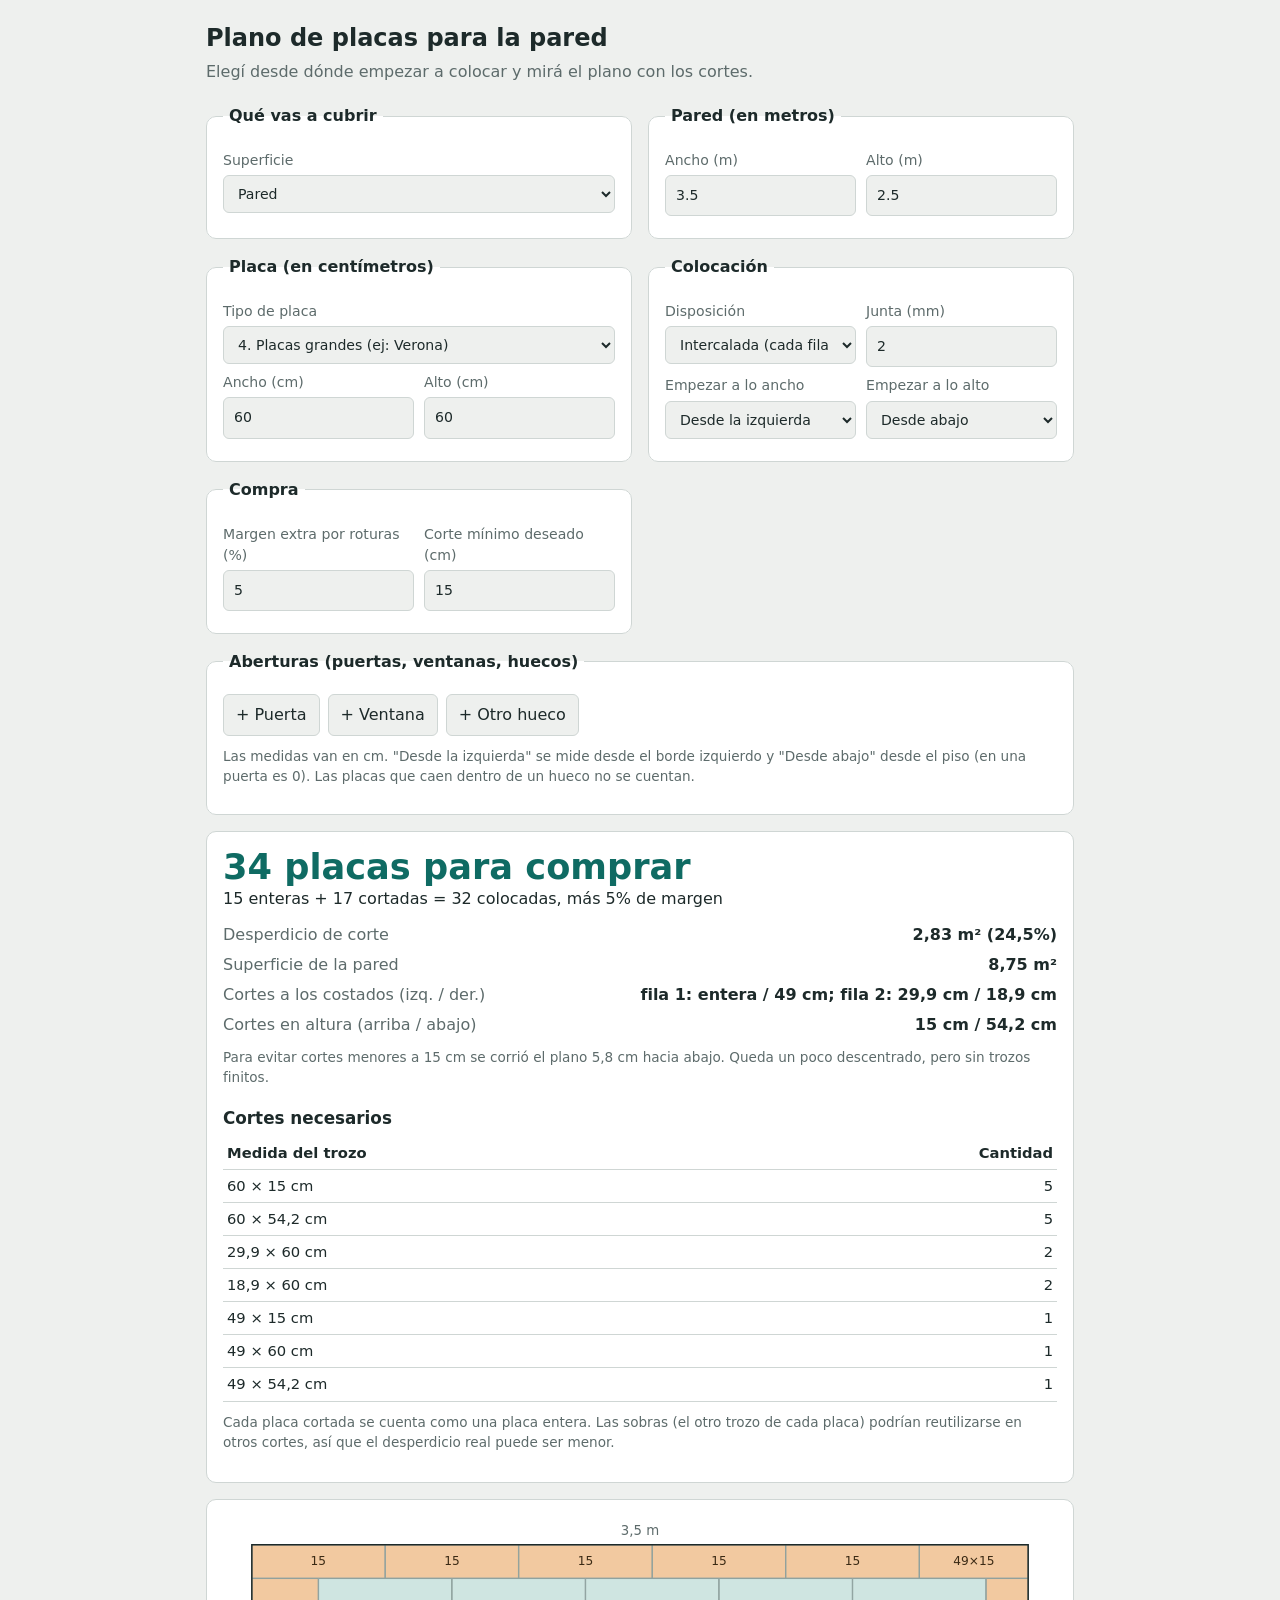
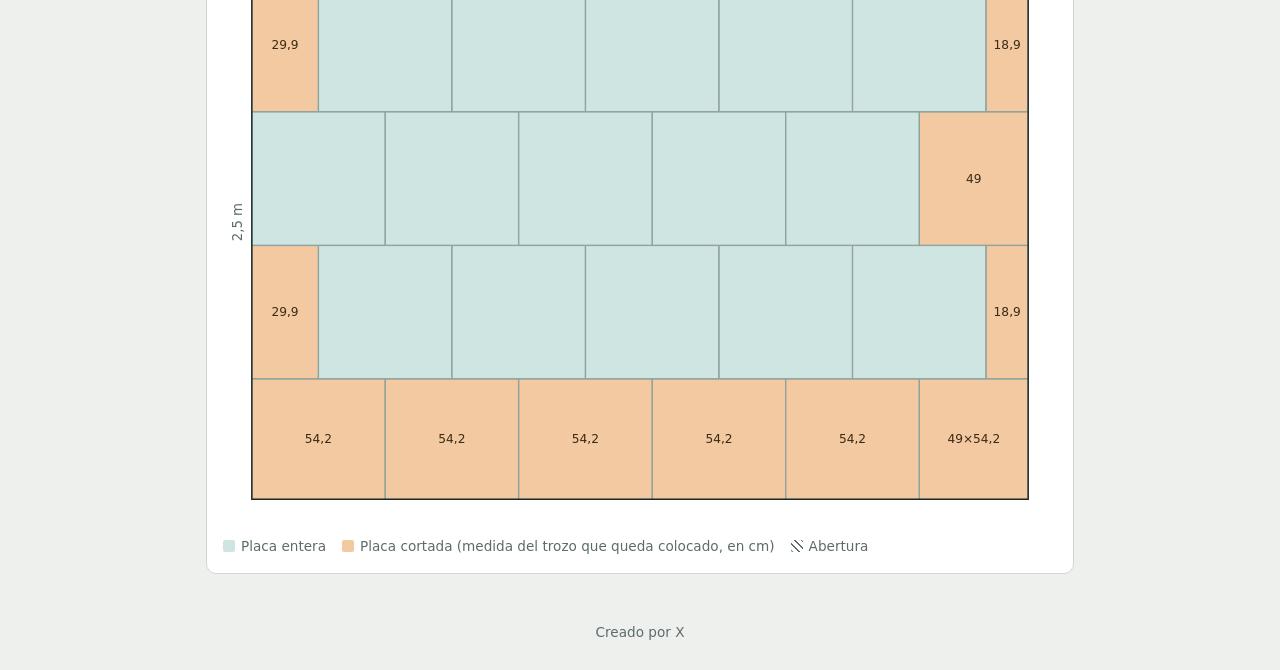
<file: index.html>
<!DOCTYPE html>
<html lang="es">
<head>
<meta charset="utf-8">
<meta name="viewport" content="width=device-width, initial-scale=1, viewport-fit=cover">
<title>Plano de placas para pared</title>
<link rel="stylesheet" href="styles.css">
</head>
<body>
<main>
<h1 id="ttl">Plano de placas para la pared</h1>
<p class="sub">Elegí desde dónde empezar a colocar y mirá el plano con los cortes.</p>

<div class="grid">
<fieldset><legend>Qué vas a cubrir</legend>
<div class="row">
<label>Superficie
<select id="surf"><option value="wall">Pared</option><option value="ceil">Cielorraso</option></select></label>
</div></fieldset>

<fieldset id="fct" hidden style="display:none"><legend>Tipo de cielorraso</legend>
<div class="row">
<label>Elegí el tipo
<select id="ctype"><option value="rem">Desmontable (largueros y cortitos)</option><option value="fix">Fijo (placas encastradas, a plomo)</option></select></label>
</div></fieldset>

<fieldset><legend id="lgW">Pared (en metros)</legend>
<div class="row">
<label>Ancho (m)<input id="pw" type="number" min="0" step="0.01" value="3.5"></label>
<label><span id="lbH">Alto (m)</span><input id="ph" type="number" min="0" step="0.01" value="2.5"></label>
</div></fieldset>

<fieldset><legend>Placa (en centímetros)</legend>
<div class="row">
<label>Tipo de placa
<select id="preset"><option value="custom">1. Personalizada</option><option value="small">2. Placas chicas (ej: Travertino)</option><option value="brick">3. Ladrillo - Pizarra</option><option value="large" selected>4. Placas grandes (ej: Verona)</option></select></label>
</div>
<div class="row">
<label>Ancho (cm)<input id="tw" type="number" min="0" step="any" placeholder="ej: 60" value="60"></label>
<label>Alto (cm)<input id="th" type="number" min="0" step="any" placeholder="ej: 60" value="60"></label>
</div></fieldset>

<fieldset><legend>Colocación</legend>
<div class="row">
<label id="lmode">Disposición
<select id="mode"><option value="stag">Intercalada (cada fila corrida media placa)</option><option value="grid">Alineada (juntas a plomo)</option></select></label>
<label id="ljt">Junta (mm)<input id="jt" type="number" min="0" step="any" value="2"></label>
</div>
<div class="row">
<label>Empezar a lo ancho
<select id="sx"><option value="center">Centrado</option><option value="left" selected>Desde la izquierda</option><option value="right">Desde la derecha</option></select></label>
<label>Empezar a lo alto
<select id="sy"><option value="center">Centrado</option><option value="bottom" selected>Desde abajo</option><option value="top">Desde arriba</option></select></label>
</div></fieldset>

<fieldset><legend>Compra</legend>
<div class="row">
<label>Margen extra por roturas (%)<input id="wa" type="number" min="0" step="any" value="5"></label>
<label>Corte mínimo deseado (cm)<input id="mc" type="number" min="0" step="any" value="15"></label>
</div></fieldset>
<fieldset id="est" hidden><legend id="lgE">Estructura del cielorraso</legend>
<div class="row" id="er1">
<label>Larguero (cm)<input id="lg" type="number" min="1" step="any" value="364"></label>
<label>Cortito (cm)<input id="ct" type="number" min="1" step="any" value="60"></label>
</div>
<div class="row">
<label>Moldura (cm)<input id="mo" type="number" min="1" step="any" value="100"></label>
<label id="lrun">Los largueros van a lo
<select id="run"><option value="v">Largo (paralelos al lado largo)</option><option value="h">Ancho (paralelos al lado ancho)</option></select></label>
</div>
<div class="row" id="er3">
<label>Empalmar largueros
<select id="sp"><option value="no">No empalmar (un solo larguero por línea)</option><option value="si">Empalmar</option></select></label>
</div>
<p class="note" id="spmsg" hidden></p></fieldset>
<fieldset class="wide" id="fop"><legend>Aberturas (puertas, ventanas, huecos)</legend>
<div class="opadd">
<button type="button" class="btn" data-add="puerta">+ Puerta</button>
<button type="button" class="btn" data-add="ventana">+ Ventana</button>
<button type="button" class="btn" data-add="otro">+ Otro hueco</button>
</div>
<div id="ops"></div>
<div class="row" id="ctrrow" hidden><label>Centrar el plano respecto de
<select id="ctr"><option value="wall">La pared (o el cielorraso)</option><option value="op">La abertura más ancha</option></select></label></div>
<p class="note">Las medidas van en cm. "Desde la izquierda" se mide desde el borde izquierdo y "Desde abajo" desde el piso (en una puerta es 0). Las placas que caen dentro de un hueco no se cuentan.</p>
</fieldset>
</div>

<section class="res" id="res" aria-live="polite"></section>
<section class="draw"><div id="svg"></div>
<div class="leg"><span><i style="background:var(--tile)"></i>Placa entera</span><span><i style="background:var(--cut)"></i>Placa cortada (medida del trozo que queda colocado, en cm)</span><span><i style="background:repeating-linear-gradient(45deg,var(--mute) 0 2px,var(--card) 2px 5px)"></i>Abertura</span><span id="legc" hidden><i style="background:var(--accent)"></i>Larguero &nbsp; <i style="background:var(--ink);opacity:.6"></i>Cortito &nbsp; <i style="background:#d98a1c"></i>Moldura</span></div></section>
</main>
<footer>Creado por X</footer>

<script src="script.js"></script>
</body>
</html>
</file>
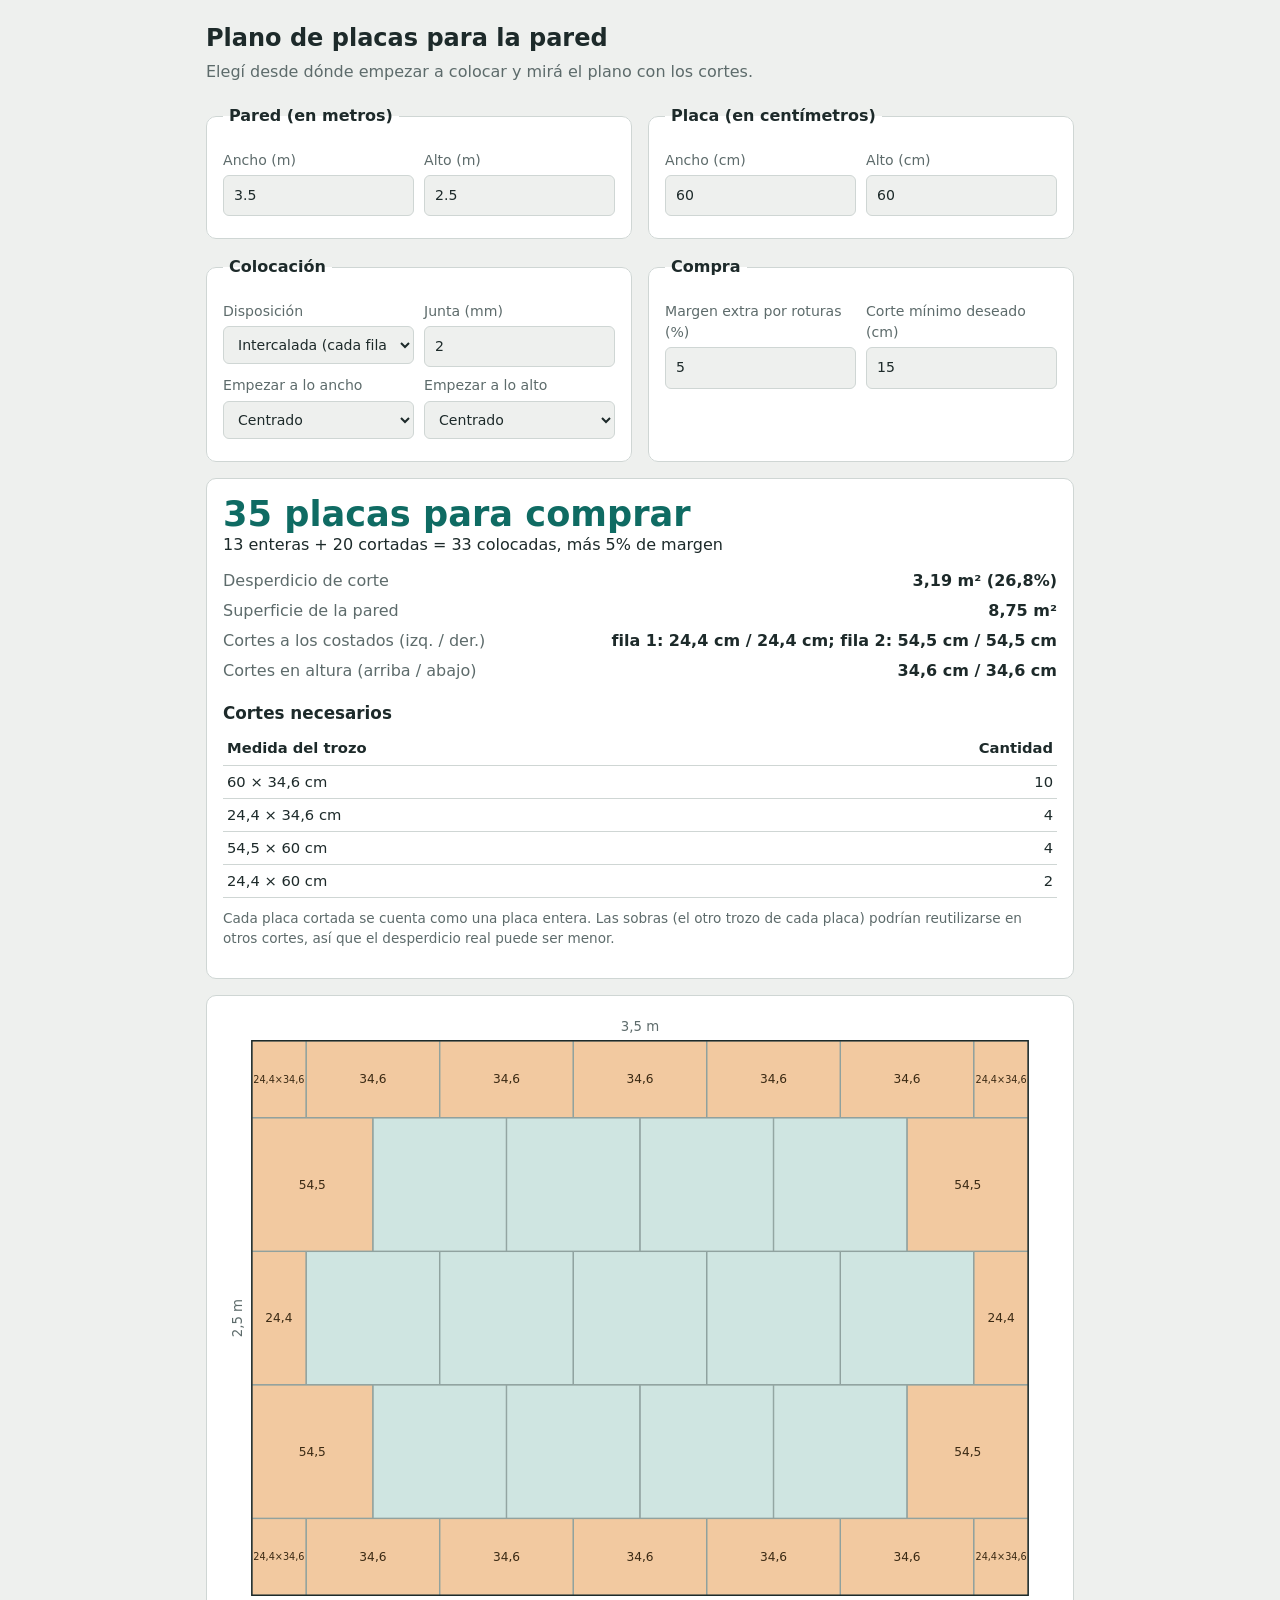
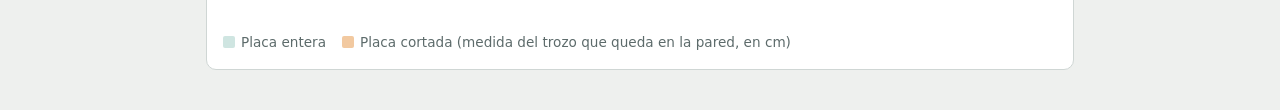
<file: calculador/index.html>
<!DOCTYPE html>
<html lang="es">
<head>
<meta charset="utf-8">
<meta name="viewport" content="width=device-width, initial-scale=1, viewport-fit=cover">
<title>Plano de placas para pared</title>
<link rel="stylesheet" href="styles.css">
</head>
<body>
<main>
<h1>Plano de placas para la pared</h1>
<p class="sub">Elegí desde dónde empezar a colocar y mirá el plano con los cortes.</p>

<div class="grid">
<fieldset><legend>Pared (en metros)</legend>
<div class="row">
<label>Ancho (m)<input id="pw" type="number" min="0" step="0.01" value="3.5"></label>
<label>Alto (m)<input id="ph" type="number" min="0" step="0.01" value="2.5"></label>
</div></fieldset>

<fieldset><legend>Placa (en centímetros)</legend>
<div class="row">
<label>Ancho (cm)<input id="tw" type="number" min="0" step="any" value="60"></label>
<label>Alto (cm)<input id="th" type="number" min="0" step="any" value="60"></label>
</div></fieldset>

<fieldset><legend>Colocación</legend>
<div class="row">
<label>Disposición
<select id="mode"><option value="stag">Intercalada (cada fila corrida media placa)</option><option value="grid">Alineada (juntas a plomo)</option></select></label>
<label>Junta (mm)<input id="jt" type="number" min="0" step="any" value="2"></label>
</div>
<div class="row">
<label>Empezar a lo ancho
<select id="sx"><option value="center">Centrado</option><option value="left">Desde la izquierda</option><option value="right">Desde la derecha</option></select></label>
<label>Empezar a lo alto
<select id="sy"><option value="center">Centrado</option><option value="bottom">Desde abajo</option><option value="top">Desde arriba</option></select></label>
</div></fieldset>

<fieldset><legend>Compra</legend>
<div class="row">
<label>Margen extra por roturas (%)<input id="wa" type="number" min="0" step="any" value="5"></label>
<label>Corte mínimo deseado (cm)<input id="mc" type="number" min="0" step="any" value="15"></label>
</div></fieldset>
</div>

<section class="res" id="res" aria-live="polite"></section>
<section class="draw"><div id="svg"></div>
<div class="leg"><span><i style="background:var(--tile)"></i>Placa entera</span><span><i style="background:var(--cut)"></i>Placa cortada (medida del trozo que queda en la pared, en cm)</span></div></section>
</main>

<script src="script.js"></script>
</body>
</html>
</file>
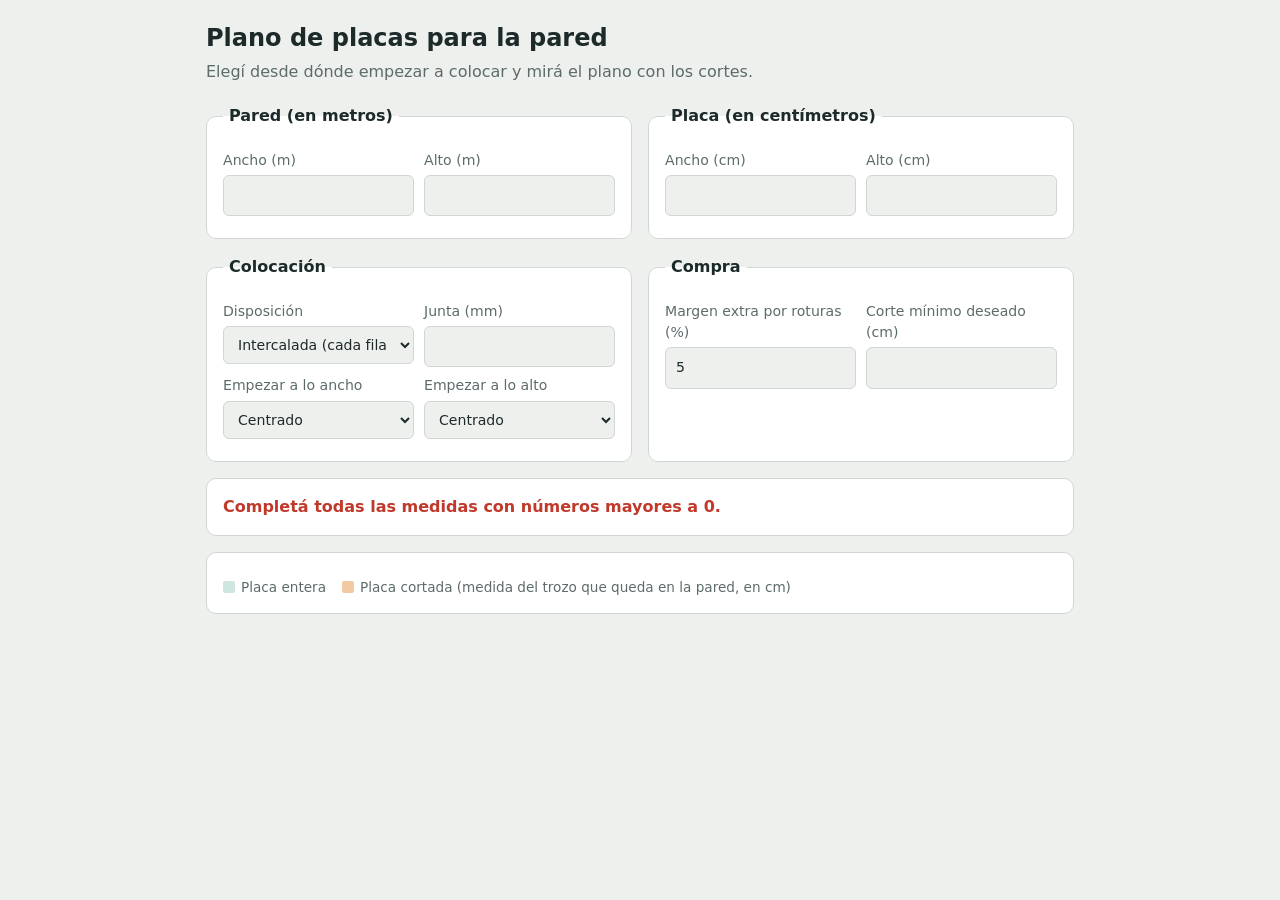
<file: Plano de placas para pared v54.html>
<!DOCTYPE html>
<html lang="es">
<head>
<meta charset="utf-8">
<meta name="viewport" content="width=device-width, initial-scale=1, viewport-fit=cover">
<title>Plano de placas para pared</title>
<style>
:root{--bg:#eef0ee;--card:#fff;--ink:#1d2a2a;--mute:#5d6b6b;--line:#cfd6d4;--accent:#0f6b63;--tile:#cfe5e1;--cut:#f2c9a0;--grout:#8fa19e;--txt:#3b2a14;color-scheme:light;box-sizing:border-box;padding-top:env(safe-area-inset-top,0px);padding-bottom:env(safe-area-inset-bottom,0px)}
@media (prefers-color-scheme:dark){:root:not([data-theme="light"]){--bg:#121818;--card:#1b2424;--ink:#e6eeec;--mute:#9aaba8;--line:#2f3d3c;--accent:#4fc3b6;--tile:#2d5a55;--cut:#8a5a32;--grout:#0e1414;--txt:#fff3e2;color-scheme:dark}}
*{box-sizing:border-box}
html{scroll-padding-top:env(safe-area-inset-top,0px)}
body{margin:0;background:var(--bg);color:var(--ink);font:16px/1.5 "Segoe UI",system-ui,-apple-system,Arial,sans-serif}
main{max-width:900px;margin:0 auto;padding:20px 16px 40px}
h1{font-size:1.5rem;margin:0 0 4px}
p.sub{margin:0 0 20px;color:var(--mute)}
.grid{display:grid;grid-template-columns:1fr 1fr;gap:16px}
@media (max-width:640px){.grid{grid-template-columns:1fr}}
fieldset{background:var(--card);border:1px solid var(--line);border-radius:10px;padding:14px 16px;margin:0}
legend{font-weight:600;padding:0 6px}
.row{display:flex;gap:10px;margin:8px 0}
label{display:flex;flex-direction:column;flex:1;font-size:.88rem;color:var(--mute)}
input,select{margin-top:4px;padding:9px 10px;font:inherit;color:var(--ink);background:var(--bg);border:1px solid var(--line);border-radius:6px;width:100%}
input:focus-visible,select:focus-visible{outline:2px solid var(--accent);outline-offset:1px}
.res,.draw{margin-top:16px;background:var(--card);border:1px solid var(--line);border-radius:10px;padding:16px}
.big{font-size:2.2rem;font-weight:700;color:var(--accent);line-height:1.1}
dl{display:grid;grid-template-columns:1fr auto;gap:6px 12px;margin:12px 0 0}
dt{color:var(--mute)}dd{margin:0;font-weight:600;text-align:right}
h2{font-size:1.05rem;margin:18px 0 6px}
.note{font-size:.85rem;color:var(--mute);margin-top:10px}
.warn{color:#b34a00;font-weight:600;font-size:.9rem;margin-top:8px}
.err{color:#c0392b;font-weight:600}
.draw{overflow-x:auto}
svg{display:block;width:100%;height:auto;min-width:420px}
.leg{display:flex;gap:16px;font-size:.85rem;color:var(--mute);margin-top:8px;flex-wrap:wrap}
.leg i{display:inline-block;width:12px;height:12px;border-radius:2px;margin-right:6px;vertical-align:-1px}
table{width:100%;border-collapse:collapse;font-size:.92rem}
th,td{padding:5px 4px;border-bottom:1px solid var(--line);text-align:left}
td:last-child,th:last-child{text-align:right}
</style>
</head>
<body>
<main>
<h1>Plano de placas para la pared</h1>
<p class="sub">Elegí desde dónde empezar a colocar y mirá el plano con los cortes.</p>

<div class="grid">
<fieldset><legend>Pared (en metros)</legend>
<div class="row">
<label>Ancho (m)<input id="pw" type="number" min="0" step="0.01" value=""></label>
<label>Alto (m)<input id="ph" type="number" min="0" step="0.01" value=""></label>
</div></fieldset>

<fieldset><legend>Placa (en centímetros)</legend>
<div class="row">
<label>Ancho (cm)<input id="tw" type="number" min="0" step="any" value=""></label>
<label>Alto (cm)<input id="th" type="number" min="0" step="any" value=""></label>
</div></fieldset>

<fieldset><legend>Colocación</legend>
<div class="row">
<label>Disposición
<select id="mode"><option value="stag">Intercalada (cada fila corrida media placa)</option><option value="grid">Alineada (juntas a plomo)</option></select></label>
<label>Junta (mm)<input id="jt" type="number" min="0" step="any" value=""></label>
</div>
<div class="row">
<label>Empezar a lo ancho
<select id="sx"><option value="center">Centrado</option><option value="left">Desde la izquierda</option><option value="right">Desde la derecha</option></select></label>
<label>Empezar a lo alto
<select id="sy"><option value="center">Centrado</option><option value="bottom">Desde abajo</option><option value="top">Desde arriba</option></select></label>
</div></fieldset>

<fieldset><legend>Compra</legend>
<div class="row">
<label>Margen extra por roturas (%)<input id="wa" type="number" min="0" step="any" value="5"></label>
<label>Corte mínimo deseado (cm)<input id="mc" type="number" min="0" step="any" value=""></label>
</div></fieldset>
</div>

<section class="res" id="res" aria-live="polite"></section>
<section class="draw"><div id="svg"></div>
<div class="leg"><span><i style="background:var(--tile)"></i>Placa entera</span><span><i style="background:var(--cut)"></i>Placa cortada (medida del trozo que queda en la pared, en cm)</span></div></section>
</main>

<script>
const $=id=>document.getElementById(id);
const f=(n,d=1)=>n.toLocaleString("es-AR",{maximumFractionDigits:d});

// Trozos de placa a lo largo de un eje de largo L, centrado.
// mode "tile": una placa queda centrada. mode "joint": una junta queda centrada.
function axis(L,t,g,mode){
  const p=t+g, s=typeof mode==="number"?mode:mode==="tile"?L/2-t/2:L/2+g/2, n=Math.ceil(L/p)+2, out=[];
  for(let i=-n;i<=n;i++){
    const a=s+i*p, b=a+t, ca=Math.max(a,0), cb=Math.min(b,L);
    if(cb-ca>1e-6) out.push({a:ca,w:cb-ca,full:cb-ca>=t-1e-6});
  }
  return out.sort((x,y)=>x.a-y.a);
}
const minCut=ps=>{const c=ps.filter(x=>!x.full).map(x=>x.w);return c.length?Math.min(...c):Infinity};

// Busca la posición que más se acerca a la elegida (centro o borde) y deja todos los cortes >= req.
// Si hace falta, corre el plano de a 1 mm, probando primero los corrimientos más chicos.
function fit(L,t,g,base,stag,req,cent){
  const p=t+g, half=p/2;
  const mk=d=>{const a=axis(L,t,g,base+d),b=stag?axis(L,t,g,base+d+half):a;return {d,a,b,sh:false,m:Math.min(minCut(a),minCut(b))}};
  const first=[mk(0)]; if(cent&&!stag) first.push(mk(half));
  const ok0=first.filter(c=>c.m>=req); if(ok0.length) return ok0.sort((x,y)=>y.m-x.m)[0];
  const all=[...first];
  for(let k=1;k<=Math.ceil(half*10);k++){
    const pair=[mk(k/10),mk(-k/10)]; pair.forEach(c=>c.sh=true);
    const good=pair.filter(c=>c.m>=req); if(good.length) return good.sort((x,y)=>y.m-x.m)[0];
    all.push(...pair);
  }
  const bestM=Math.max(...all.map(c=>c.m));
  return all.find(c=>c.m>=bestM-0.5);
}

function calc(){
  const W=+$("pw").value*100, H=+$("ph").value*100, tw=+$("tw").value, th=+$("th").value;
  const g=(+$("jt").value||0)/10, extra=+$("wa").value||0, stag=$("mode").value==="stag";
  const res=$("res");
  if(!(W>0&&H>0&&tw>0&&th>0)){res.innerHTML='<span class="err">Completá todas las medidas con números mayores a 0.</span>';$("svg").innerHTML="";return}

  const sx=$("sx").value, sy=$("sy").value, req=+$("mc").value||0;
  // Vertical y horizontal: se parte del centro o del borde elegido y se corre lo mínimo para evitar cortes chicos.
  const fy=fit(H,th,g,sy==="center"?H/2-th/2:sy==="bottom"?H-th:0,false,req,sy==="center");
  const fx=fit(W,tw,g,sx==="center"?W/2-tw/2:sx==="left"?0:W-tw,stag,req,sx==="center");
  const rowsP=fy.a, hA=fx.a, hB=fx.b;

  const pieces=[]; let used=0, nr=rowsP.length;
  rowsP.forEach((r,j)=>{
    const k=sy==="bottom"?nr-1-j:j;
    const cols=k%2===0?hA:hB;
    cols.forEach(c=>{
      const full=c.full&&r.full;
      pieces.push({x:c.a,y:r.a,w:c.w,h:r.w,full});
      used+=c.w*r.w;
    });
  });
  const whole=pieces.filter(p=>p.full).length, cuts=pieces.length-whole, total=pieces.length;
  const buy=Math.ceil(total*(1+extra/100));
  const tileA=tw*th, wasteA=(total*tileA-used)/10000, wastePct=(total*tileA-used)/(total*tileA)*100;

  // Lista de cortes agrupados por medida
  const grp={};
  pieces.filter(p=>!p.full).forEach(p=>{
    const k=f(p.w)+" × "+f(p.h); grp[k]=(grp[k]||0)+1;
  });
  const rows=Object.entries(grp).sort((a,b)=>b[1]-a[1]).map(([k,v])=>`<tr><td>${k} cm</td><td>${v}</td></tr>`).join("");

  const mc=Math.min(minCut(rowsP),minCut(hA),minCut(hB));
  const lr=ps=>{const a=ps[0],b=ps[ps.length-1];return [a.full?0:a.w,b.full?0:b.w]};
  const sd=v=>v>0?f(v)+" cm":"entera";
  const [hAl,hAr]=lr(hA), [hBl,hBr]=lr(hB), [vt,vb]=lr(rowsP);
  const shifts=[];
  if(fx.sh) shifts.push(`${f(Math.abs(fx.d))} cm hacia la ${fx.d>0?"derecha":"izquierda"}`);
  if(fy.sh) shifts.push(`${f(Math.abs(fy.d))} cm hacia ${fy.d>0?"abajo":"arriba"}`);
  const shiftNote=shifts.length?`<p class="note">Para evitar cortes menores a ${f(req)} cm se corrió el plano ${shifts.join(" y ")}. Queda un poco descentrado, pero sin trozos finitos.</p>`:"";
  const warn=mc<req-0.05?`<div class="warn">Con estas medidas no se logra un corte de ${f(req)} cm o más; el mejor posible es de ${f(mc)} cm. Probá cambiar la junta, la disposición o el corte mínimo deseado.</div>`:"";

  res.innerHTML=`<div class="big">${buy} placas para comprar</div>
  <div>${whole} enteras + ${cuts} cortadas = ${total} colocadas${extra>0?`, más ${f(extra,1)}% de margen`:""}</div>
  <dl>
  <dt>Desperdicio de corte</dt><dd>${f(wasteA,2)} m² (${f(wastePct)}%)</dd>
  <dt>Superficie de la pared</dt><dd>${f(W*H/10000,2)} m²</dd>
  <dt>Cortes a los costados (izq. / der.)</dt><dd>${stag?`fila 1: ${sd(hAl)} / ${sd(hAr)}; fila 2: ${sd(hBl)} / ${sd(hBr)}`:`${sd(hAl)} / ${sd(hAr)}`}</dd>
  <dt>Cortes en altura (arriba / abajo)</dt><dd>${sd(vt)} / ${sd(vb)}</dd>
  </dl>${warn}${shiftNote}
  ${rows?`<h2>Cortes necesarios</h2><table><tr><th>Medida del trozo</th><th>Cantidad</th></tr>${rows}</table>`:""}
  <p class="note">Cada placa cortada se cuenta como una placa entera. Las sobras (el otro trozo de cada placa) podrían reutilizarse en otros cortes, así que el desperdicio real puede ser menor.</p>`;

  draw(W,H,pieces);
}

function draw(W,H,pieces){
  if(pieces.length>1500){$("svg").innerHTML='<p class="note">El plano se omite porque hay demasiadas placas.</p>';return}
  const m=26, vw=700, s=vw/W, vh=H*s;
  let r="";
  pieces.forEach(p=>{
    const px=p.w*s, py=p.h*s;
    r+=`<rect x="${p.x*s}" y="${p.y*s}" width="${px}" height="${py}" fill="var(${p.full?'--tile':'--cut'})" stroke="var(--grout)" stroke-width="1" vector-effect="non-scaling-stroke"/>`;
    if(!p.full){
      const cw=p.w<p.w+1e-9&&px, parts=[];
      const lab=(Math.abs(p.w-(+$("tw").value))>1e-6?f(p.w):"")+(Math.abs(p.w-(+$("tw").value))>1e-6&&Math.abs(p.h-(+$("th").value))>1e-6?"×":"")+(Math.abs(p.h-(+$("th").value))>1e-6?f(p.h):"");
      const fs=Math.min(11,px/(lab.length*0.62),py*0.6);
      if(fs>=5.5) r+=`<text x="${p.x*s+px/2}" y="${p.y*s+py/2}" font-size="${fs}" text-anchor="middle" dominant-baseline="central" fill="var(--txt)">${lab}</text>`;
    }
  });
  const dim=`font-size="12" fill="var(--mute)" text-anchor="middle"`;
  $("svg").innerHTML=`<svg viewBox="${-m} ${-m} ${vw+2*m} ${vh+2*m}" role="img" aria-label="Plano de placas de la pared">
  <rect x="0" y="0" width="${vw}" height="${vh}" fill="var(--grout)"/>${r}
  <rect x="0" y="0" width="${vw}" height="${vh}" fill="none" stroke="var(--ink)" stroke-width="1.5" vector-effect="non-scaling-stroke"/>
  <text x="${vw/2}" y="-9" ${dim}>${f(W/100,2)} m</text>
  <text transform="translate(-9 ${vh/2}) rotate(-90)" ${dim}>${f(H/100,2)} m</text></svg>`;
}
["pw","ph","tw","th","mode","jt","wa","sx","sy","mc"].forEach(i=>$(i).addEventListener("input",calc));
calc();
</script>
</body>
</html>
</file>
<file: styles.css>
:root{--bg:#eef0ee;--card:#fff;--ink:#1d2a2a;--mute:#5d6b6b;--line:#cfd6d4;--accent:#0f6b63;--tile:#cfe5e1;--cut:#f2c9a0;--grout:#8fa19e;--txt:#3b2a14;color-scheme:light;box-sizing:border-box;padding-top:env(safe-area-inset-top,0px);padding-bottom:env(safe-area-inset-bottom,0px)}
@media (prefers-color-scheme:dark){:root:not([data-theme="light"]){--bg:#121818;--card:#1b2424;--ink:#e6eeec;--mute:#9aaba8;--line:#2f3d3c;--accent:#4fc3b6;--tile:#2d5a55;--cut:#8a5a32;--grout:#0e1414;--txt:#fff3e2;color-scheme:dark}}
*{box-sizing:border-box}
[hidden]{display:none!important}
footer{text-align:center;color:var(--mute);font-size:.85rem;padding:8px 16px 28px}
.wide{grid-column:1/-1}
.btn{padding:8px 12px;border:1px solid var(--line);border-radius:6px;background:var(--bg);color:var(--ink);font:inherit;cursor:pointer}
.btn:hover{border-color:var(--accent)}
.btn:focus-visible{outline:2px solid var(--accent);outline-offset:1px}
.opadd{display:flex;gap:8px;flex-wrap:wrap;margin:6px 0}
.op{border:1px solid var(--line);border-radius:8px;padding:10px 12px;margin:10px 0}
.oph{display:flex;gap:10px;align-items:center;margin-bottom:8px}
.oph select{max-width:220px;margin:0}
.opg{display:grid;grid-template-columns:repeat(4,1fr);gap:10px}
@media (max-width:640px){.opg{grid-template-columns:1fr 1fr}}
html{scroll-padding-top:env(safe-area-inset-top,0px)}
body{margin:0;background:var(--bg);color:var(--ink);font:16px/1.5 "Segoe UI",system-ui,-apple-system,Arial,sans-serif}
main{max-width:900px;margin:0 auto;padding:20px 16px 40px}
h1{font-size:1.5rem;margin:0 0 4px}
p.sub{margin:0 0 20px;color:var(--mute)}
.grid{display:grid;grid-template-columns:1fr 1fr;gap:16px}
@media (max-width:640px){.grid{grid-template-columns:1fr}}
fieldset{background:var(--card);border:1px solid var(--line);border-radius:10px;padding:14px 16px;margin:0}
legend{font-weight:600;padding:0 6px}
.row{display:flex;gap:10px;margin:8px 0}
label{display:flex;flex-direction:column;flex:1;font-size:.88rem;color:var(--mute)}
input,select{margin-top:4px;padding:9px 10px;font:inherit;color:var(--ink);background:var(--bg);border:1px solid var(--line);border-radius:6px;width:100%}
input:focus-visible,select:focus-visible{outline:2px solid var(--accent);outline-offset:1px}
.res,.draw{margin-top:16px;background:var(--card);border:1px solid var(--line);border-radius:10px;padding:16px}
.big{font-size:2.2rem;font-weight:700;color:var(--accent);line-height:1.1}
dl{display:grid;grid-template-columns:1fr auto;gap:6px 12px;margin:12px 0 0}
dt{color:var(--mute)}dd{margin:0;font-weight:600;text-align:right}
h2{font-size:1.05rem;margin:18px 0 6px}
.note{font-size:.85rem;color:var(--mute);margin-top:10px}
.warn{color:#b34a00;font-weight:600;font-size:.9rem;margin-top:8px}
.err{color:#c0392b;font-weight:600}
.draw{overflow-x:auto}
svg{display:block;width:100%;height:auto;min-width:420px}
.leg{display:flex;gap:16px;font-size:.85rem;color:var(--mute);margin-top:8px;flex-wrap:wrap}
.leg i{display:inline-block;width:12px;height:12px;border-radius:2px;margin-right:6px;vertical-align:-1px}
table{width:100%;border-collapse:collapse;font-size:.92rem}
th,td{padding:5px 4px;border-bottom:1px solid var(--line);text-align:left}
td:last-child,th:last-child{text-align:right}
</file>
<file: calculador/styles.css>
:root{--bg:#eef0ee;--card:#fff;--ink:#1d2a2a;--mute:#5d6b6b;--line:#cfd6d4;--accent:#0f6b63;--tile:#cfe5e1;--cut:#f2c9a0;--grout:#8fa19e;--txt:#3b2a14;color-scheme:light;box-sizing:border-box;padding-top:env(safe-area-inset-top,0px);padding-bottom:env(safe-area-inset-bottom,0px)}
@media (prefers-color-scheme:dark){:root:not([data-theme="light"]){--bg:#121818;--card:#1b2424;--ink:#e6eeec;--mute:#9aaba8;--line:#2f3d3c;--accent:#4fc3b6;--tile:#2d5a55;--cut:#8a5a32;--grout:#0e1414;--txt:#fff3e2;color-scheme:dark}}
*{box-sizing:border-box}
html{scroll-padding-top:env(safe-area-inset-top,0px)}
body{margin:0;background:var(--bg);color:var(--ink);font:16px/1.5 "Segoe UI",system-ui,-apple-system,Arial,sans-serif}
main{max-width:900px;margin:0 auto;padding:20px 16px 40px}
h1{font-size:1.5rem;margin:0 0 4px}
p.sub{margin:0 0 20px;color:var(--mute)}
.grid{display:grid;grid-template-columns:1fr 1fr;gap:16px}
@media (max-width:640px){.grid{grid-template-columns:1fr}}
fieldset{background:var(--card);border:1px solid var(--line);border-radius:10px;padding:14px 16px;margin:0}
legend{font-weight:600;padding:0 6px}
.row{display:flex;gap:10px;margin:8px 0}
label{display:flex;flex-direction:column;flex:1;font-size:.88rem;color:var(--mute)}
input,select{margin-top:4px;padding:9px 10px;font:inherit;color:var(--ink);background:var(--bg);border:1px solid var(--line);border-radius:6px;width:100%}
input:focus-visible,select:focus-visible{outline:2px solid var(--accent);outline-offset:1px}
.res,.draw{margin-top:16px;background:var(--card);border:1px solid var(--line);border-radius:10px;padding:16px}
.big{font-size:2.2rem;font-weight:700;color:var(--accent);line-height:1.1}
dl{display:grid;grid-template-columns:1fr auto;gap:6px 12px;margin:12px 0 0}
dt{color:var(--mute)}dd{margin:0;font-weight:600;text-align:right}
h2{font-size:1.05rem;margin:18px 0 6px}
.note{font-size:.85rem;color:var(--mute);margin-top:10px}
.warn{color:#b34a00;font-weight:600;font-size:.9rem;margin-top:8px}
.err{color:#c0392b;font-weight:600}
.draw{overflow-x:auto}
svg{display:block;width:100%;height:auto;min-width:420px}
.leg{display:flex;gap:16px;font-size:.85rem;color:var(--mute);margin-top:8px;flex-wrap:wrap}
.leg i{display:inline-block;width:12px;height:12px;border-radius:2px;margin-right:6px;vertical-align:-1px}
table{width:100%;border-collapse:collapse;font-size:.92rem}
th,td{padding:5px 4px;border-bottom:1px solid var(--line);text-align:left}
td:last-child,th:last-child{text-align:right}
</file>
